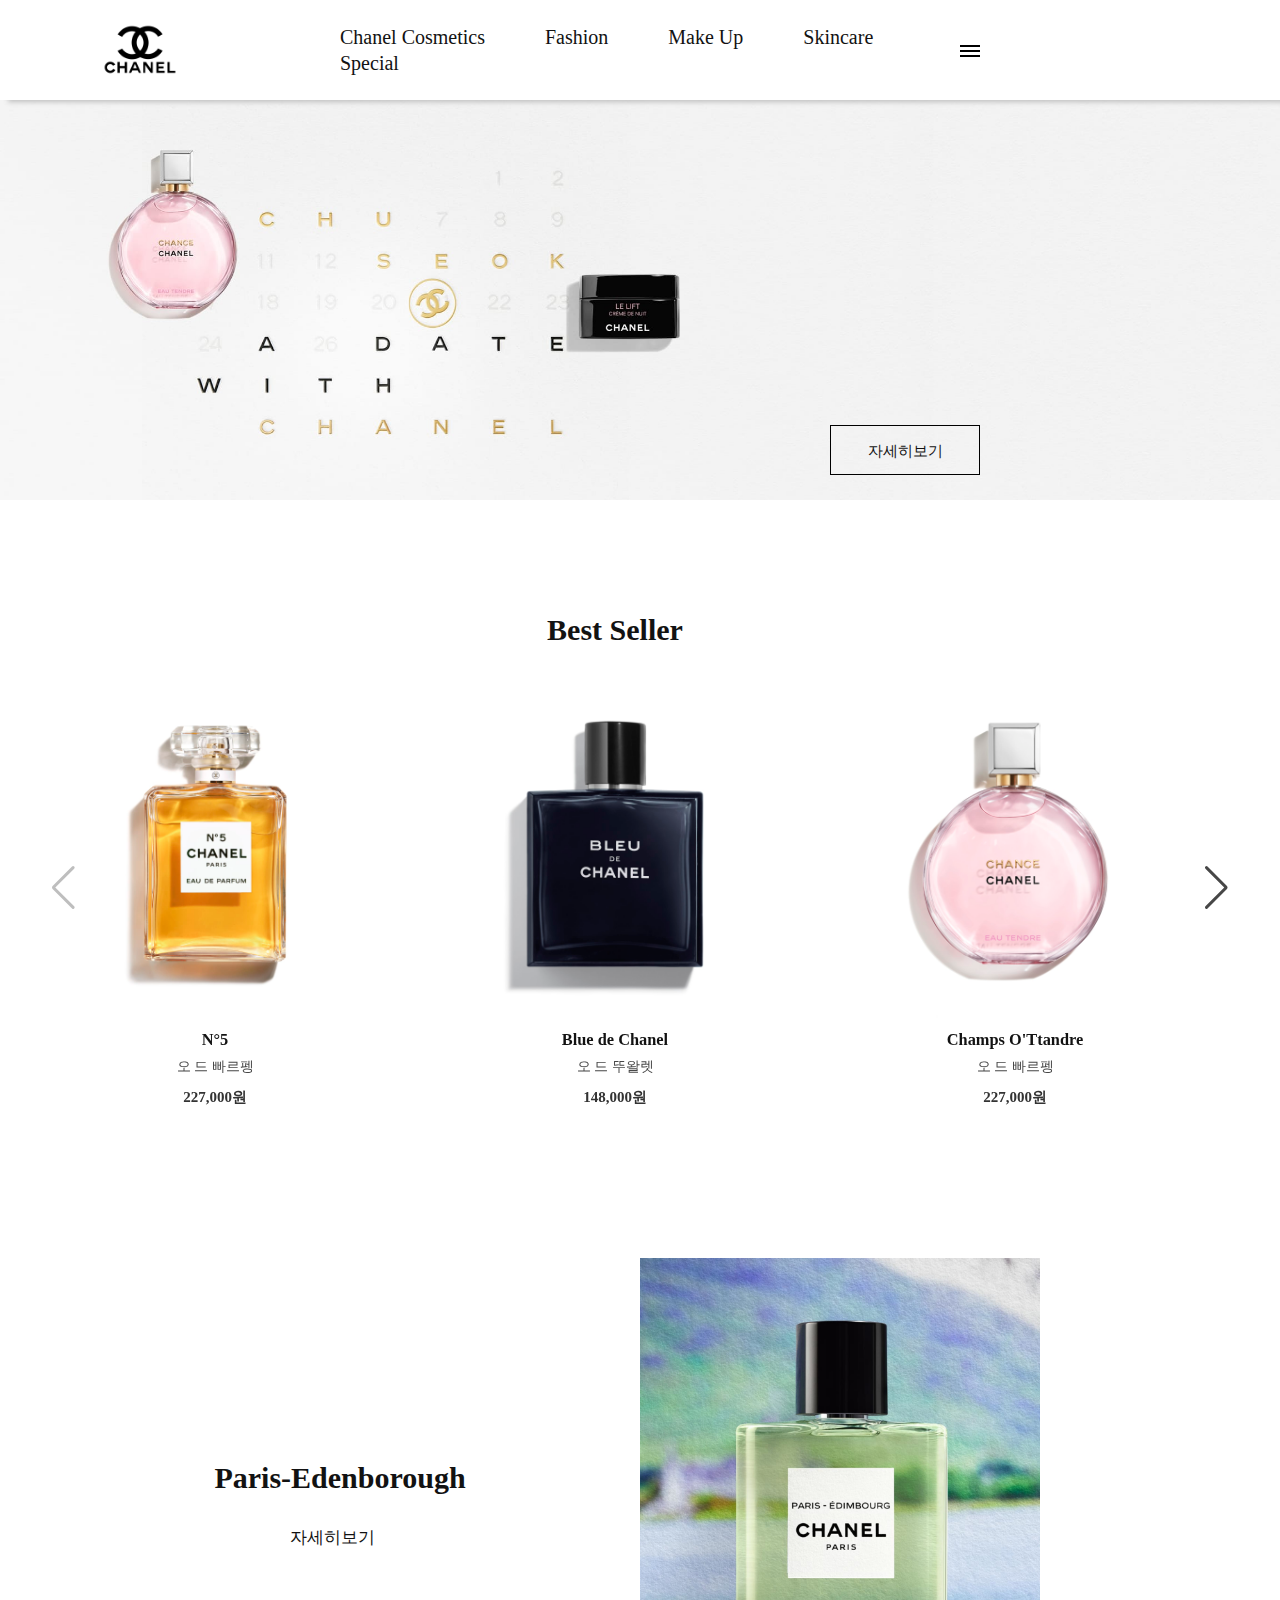
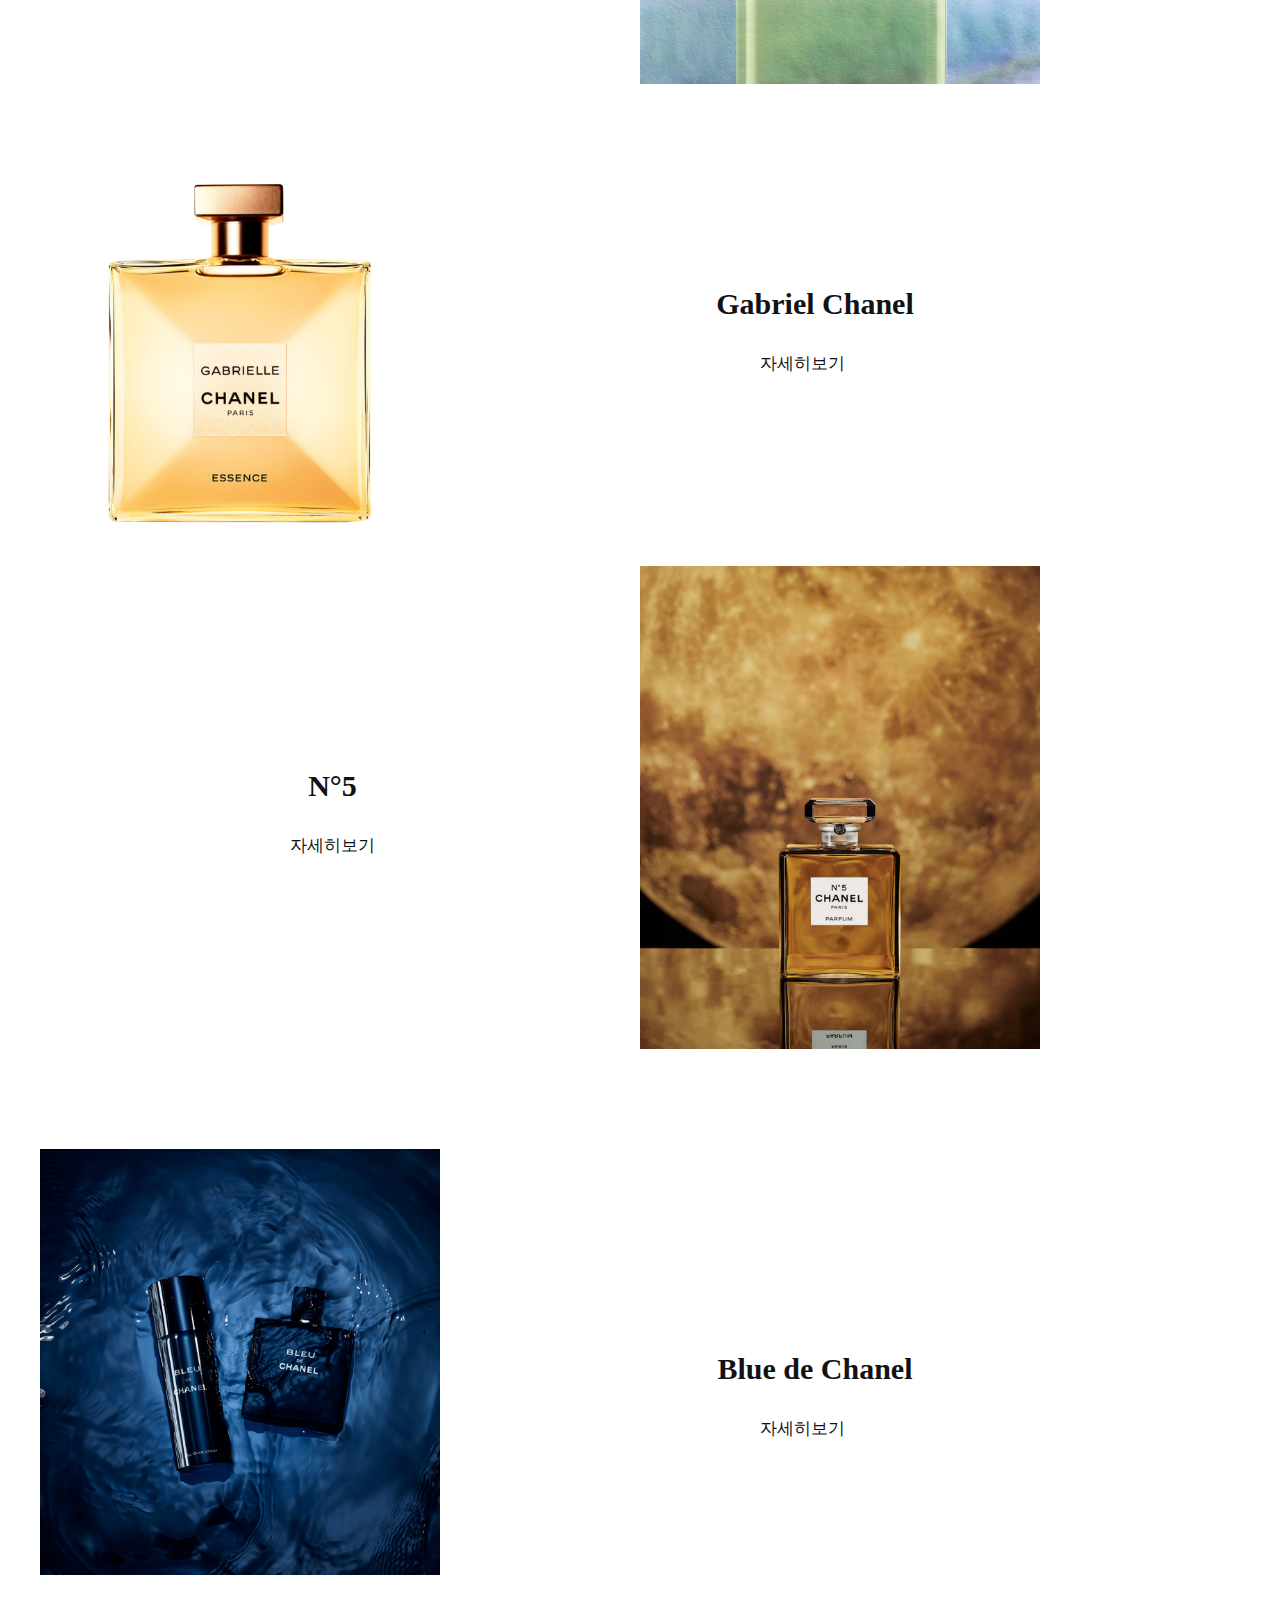
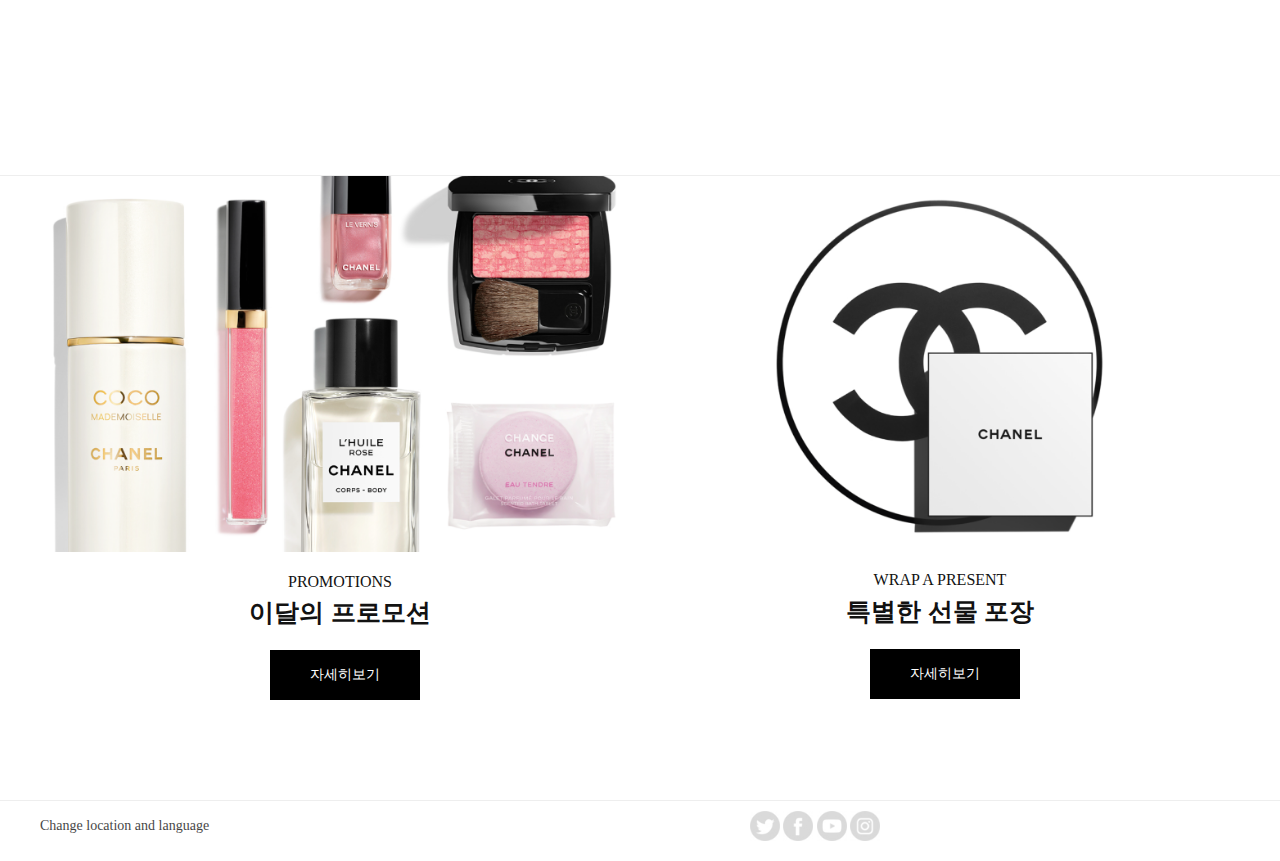
<file: sub.html>
<!DOCTYPE html>
<html lang="en">
<head>
  <meta charset="UTF-8">
  <meta http-equiv="X-UA-Compatible" content="IE=edge">
  <meta name="viewport" content="width=device-width, initial-scale=1.0">
  <title>샤넬 서브페이지</title>
  <link href="css/font.css" rel="stylesheet">
  <link rel="stylesheet" href="css/reset.css">
  <link rel="stylesheet" href="css/substyle.css">
  <link rel="stylesheet" href="css/swiper.css">

  <script src="js/html5shiv.min.js"></script>
  <script src="js/jquery-3.2.1.min.js"></script>
  <script src="https://unpkg.com/swiper/swiper-bundle.min.js"></script>

</head>
<body>
  <div id="wrap">
    <header>
      <div class="inner">
      <h1><a href="#"><img src="img/cont5_bg.jpg" alt="로고이미지"></a></h1>
      <nav>
      <ul class="clear">
        <li><a href="#">Chanel Cosmetics</a></li>
        <li><a href="#">Fashion</a></li>
        <li><a href="#">Make Up</a></li>
        <li><a href="#">Skincare</a></li>
        <li><a href="#">Special</a></li>
        </ul>
      </nav>
      <div class="nav_span">
        <a href="#"><span>메뉴열기</span><span></span><span></span></a></div><!--nav_span-->
    </div><!--inner-->
    </header>

    <div id="content">

      <div id="sect1">
          <div class="banner">
            <a href="#"><img src="img/sub_banner1.jpg"></a>
            <a href="#" class="on"><span class="see">자세히보기</span></a>
          </div><!--banner-->
      </div><!--sect1-->

      <aside id="aside">

      <section id="sect2">
        <div class="inner">
        <div id="cont2">
          <h2>Best Seller</h2>
            <div class="perfume">
  
          <div class="swiper mySwiper03">
            <div class="swiper-wrapper">
              <div class="swiper-slide">
                <ul class="clear">
                  <li><a href="#"><img src="img/c_n5.jpg">
                    <h3>N°5</h3>
                    <p class="p1">오 드 빠르펭</p>
                    <p class="p2">227,000원</p></a></li>
                  <li><a href="#"><img src="img/c_bleu.jpg">
                    <h3>Blue de Chanel</h3>
                    <p class="p1">오 드 뚜왈렛</p>
                    <p class="p2">148,000원</p></a></li>
                  <li><a href="#"><img src="img/c_chance.jpg">
                    <h3>Champs O'Ttandre</h3>
                    <p class="p1">오 드 빠르펭</p>
                    <p class="p2">227,000원</p></a></li>
                </ul>
              </div>
              <div class="swiper-slide">
                <ul class="clear">
                  <li><a href="#"><img src="img/c_gabrielle.jpg">
                    <h3>Gabriel Chanel</h3>
                    <p class="p1">에센스 오 드 빠르펭</p>
                    <p class="p2">239,000원</p></a></li>
                  <li><a href="#"><img src="img/c_paris.jpg">
                    <h3>Paris-Edenborough</h3>
                    <p class="p1">레 조 드 샤넬 - 오 드 뚜왈렛</p>
                    <p class="p2">195,000원</p></a></li>
                  <li><a href="#"><img src="img/c_coco.jpg">
                    <h3>Coco Mademoiselle</h3>
                    <p class="p1">오 드 빠르펭 엥땅스</p>
                    <p class="p2">109,000원</p></a></li></a></li>
                </ul>
              </div>
            </div>
      
            <div class="swiper-button-next"></div>
            <div class="swiper-button-prev"></div>
          </div>
        </div><!--perfume-->
      </div><!--cont2-->
    </div><!--inner-->
      </section><!--sect2-->

      <section id="sect3">
        <div class="inner">
          <ul class="cont3 clear">
            <li><a href="#">
              <p>Paris-Edenborough</p>
              <span>자세히보기</span></a>
            </li>
            <li><a href="#"><img src="img/sb_cont1.jpg"></a></li>
          </ul>
        </div><!--inner-->
      </section><!--sect3-->

      <section id="sect4">
        <div class="inner">
          <ul class="cont4 clear">
            <li><a href="#"><img src="img/sb_cont2_1.jpg"></a></li>
            <li><a href="#">
              <p>Gabriel Chanel</p>
              <span>자세히보기</span></a>
            </li>
          </ul>
        </div><!--inner-->
      </section><!--sect4-->

      <section id="sect5">
        <div class="inner">
          <ul class="cont5 clear">
            <li><a href="#">
              <p>N°5 &nbsp;</p>
              <span>자세히보기</span></a>
            </li>
            <li><a href="#"><img src="img/sb_cont3.jpg"></a></li>
          </ul>
        </div><!--inner-->
      </section><!--sect5-->

      <section id="sect6">
        <div class="inner">
          <ul class="cont6 clear">
            <li><a href="#"><img src="img/sb_cont4.jpg"></a></li>
            <li><a href="#">
              <p>Blue de Chanel</p>
              <span>자세히보기</span></a>
            </li>
          </ul>
        </div><!--inner-->
      </section><!--sect6-->

      <section id="sect7">
        <div class="inner">
          
          <div class="cont7_wrap">
          <ul class="cont7 clear">
            <li>
              <a href="#"><img src="img/sb_cont71.png">
              <p class="cont7p1">PROMOTIONS</p>
              <p class="cont7p2">이달의 프로모션</p>
              <span class="cont7s">자세히보기</span></a></li>
            <li>
              <a href="#"><img src="img/sb_cont72.png">
              <p class="cont7p1">WRAP A PRESENT</p> 
              <p class="cont7p2">특별한 선물 포장</p>
              <span class="cont7s">자세히보기</span></a></li>
          </ul>
        </div><!--cont7_wrap-->

        </div>
        <!--inner-->
      </section><!--sect7-->
    </div><!--#content-->

    <footer>
      <div class="ft">
      <p>Change location and language</p>
      <div class="sns">
        <ul class="clear">
          <li><a href="#"><img src="img/f-icon1.jpg"></a></li>
          <li><a href="#"><img src="img/f-icon2.jpg"></a></li>
          <li><a href="#"><img src="img/f-icon3.jpg"></a></li>
          <li><a href="#"><img src="img/f-icon4.jpg"></a></li>
        </ul>
      </div><!--sns-->
    </div><!--ft-->
    </footer>



    </aside><!--aside-->
  </div><!--wrap-->

  <script src="js/sb_script.js"></script>
</body>
</html>
</file>
<file: css/font.css>
@charset "utf-8";
/* CSS Document */

@font-face {
  font-family: 'NotoSans';
  font-style: normal;
  font-weight: 100;
  src: local('Noto Sans KR Thin'), local('Noto Sans KR-Thin'), local('NotoSansKR Thin');
  src: url(font/NotoSansKR-Thin.woff2) format('woff2'),
       url(font/NotoSansKR-Thin.woff) format('woff'),
       url(font/NotoSansKR-Thin.otf) format('opentype');
}

@font-face {
  font-family: 'NotoSans';
  font-style: normal;
  font-weight: 300;
  src: local('Noto Sans KR Light'), local('Noto Sans KR-Light'), local('NotoSansKR Light');
  src: url(font/NotoSansKR-Light.woff2) format('woff2'),
       url(font/NotoSansKR-Light.woff) format('woff'),
       url(font/NotoSansKR-Light.otf) format('opentype');
}

@font-face {
  font-family: 'NotoSans';
  font-style: normal;
  font-weight: 400;
  src: local('Noto Sans KR Regular'), local('Noto Sans KR-Regular'), local('NotoSansKR Regular');
  src: url(font/NotoSansKR-Regular.woff2) format('woff2'),
       url(font/NotoSansKR-Regular.woff) format('woff'),
       url(font/NotoSansKR-Regular.otf) format('opentype');
}

@font-face {
  font-family: 'NotoSans';
  font-style: normal;
  font-weight: 500;
  src: local('Noto Sans KR Medium'), local('Noto Sans KR-Medium'), local('NotoSansKR Medium');
  src: url(font/NotoSansKR-Medium.woff2) format('woff2'),
       url(font/NotoSansKR-Medium.woff) format('woff'),
       url(font/NotoSansKR-Medium.otf) format('opentype');
}

@font-face {
  font-family: 'NotoSans';
  font-style: normal;
  font-weight: 700;
  src: local('Noto Sans KR Bold'), local('Noto Sans KR-Bold'), local('NotoSansKR Bold');
  src: url(font/NotoSansKR-Bold.woff2) format('woff2'),
       url(font/NotoSansKR-Bold.woff) format('woff'),
       url(font/NotoSansKR-Bold.otf) format('opentype');
}

@font-face {
  font-family: 'NotoSans';
  font-style: normal;
  font-weight: 900;
  src: local('Noto Sans KR Black'), local('Noto Sans KR-Black'), local('NotoSansKR Black');
  src: url(font/NotoSansKR-Black.woff2) format('woff2'),
       url(font/NotoSansKR-Black.woff) format('woff'),
       url(font/NotoSansKR-Black.otf) format('opentype');
}
</file>
<file: css/substyle.css>
@charset "utf-8";

header{
  position: relative;
  height: 100px; background-color: #fff;
  box-shadow:10px 0px 5px 2px rgb(191, 191, 191);  
  padding: 0 20px;}

.inner{ width: 1200px; margin: 0 auto;}
  
header h1{
  margin-left: 50px;
   width: 100px; height: 100px;}
/* header h1 img{ width: 100%;} */

nav{ }
nav ul{position: absolute; top: 50%; left: 50%;
transform: translate(-50%,-50%);}

nav ul li{ float: left; margin-right: 20px; }

nav ul li:last-child{ margin-right: 0;}

nav ul li:hover a{
 font-weight: 700;}
nav ul li a{
  display: block;
  padding: 0 20px; 
  font-size: 20px;}

.nav_span{ position: absolute; top: 45px; right: 300px; } 
.nav_span a{
  font-size: 0;
  display: block; width: 20px; height: 2px;
  background-color: #000;
}
.nav_span a span{
  display: block; width: 20px; height: 2px;
  background-color: #000; margin-bottom: 3px;}

.banner .on{ position: absolute; top: 50%; right: 300px;
  transform: translateY(-50%); 
  display: block;
  text-align: center; line-height: 50px; 
  width: 150px; height: 50px;
  font-size: 15px;
border: 1px solid #000;
transition: all 0.5s;}

.banner .on:hover{
  transform: translateY(-10px);
}
.see{ transition: all 0.3s;}
.see:hover{
  border-bottom: 1px solid #000; }

  /* #sect2{ 
    width: 1200px;
     margin: 0 auto;} */

  /* #aside{ margin-left: 50px;} */
  
  #sect2{ margin-bottom: 150px;}
  #cont2 h2{
    margin-right: 50px;
    font-size: 30px;
    margin-bottom: 20px;
    padding-top: 110px; 
    text-align: center; }
  
  .perfume li{
   width: calc(100% / 3);
    float: left;}
  
  .perfume li img { width: 350px;}
  
  .swiper-slide h3{
    margin-right: 50px;
    text-align: center;
    margin-top: 10px;
    margin-bottom: 8px; }
  
  .p1{ margin-right: 50px; 
  font-size: 14px; color: #474747;
  margin-bottom: 12px;
  text-align: center;}
  .p2{    margin-right: 50px; 
  font-size: 15px; 
  font-weight: 700; color: #333; 
  text-align: center;}


  .cont3 li, .cont4 li, .cont5 li, .cont6 li, .cont7 li
  {float: left;
  width: calc(100% / 2);}
  
  .cont3 li p, .cont5 li p{ 
  font-size: 30px; font-weight: 700;
  text-align: center;
  margin-top: 200px;
  margin-bottom: 30px;}

.cont3 li span, .cont5 li span{
  font-size: 17px;
  text-align: center;
  margin-left: 250px;
  transition: all 0.5s; }

.cont3 li span:hover, .cont4 li span:hover, .cont5 li span:hover, .cont6 li span:hover{ 
  border-bottom: 1px solid #000;
  color: palevioletred; }

.cont3 li img, .cont4 li img, .cont5 li img, .cont6 li img{ width: 400px;}

.cont4 li p, .cont6 li p{
  font-size: 30px; font-weight: 700;
  text-align: center;
  margin-top: 200px;
  margin-bottom: 30px;
  margin-right: 250px;
}
.cont4 li span, .cont6 li span{
  font-size: 17px;
  text-align: center;
  transition: all 0.5s; 
  margin-left: 120px;
}

#sect5{ margin-bottom: 100px;}
#sect6{ margin-bottom: 200px;}
#sect7{ 
  margin-bottom: 100px;
  /* border-bottom: 1px solid #eee; */
    border-top: 1px solid #eee;
}

.cont7_wrap{
 
}

/* 
.cont7 li a{ border-bottom: 1px solid #eee;}  */
.cont7 li img{
   /* border-bottom: 1px solid #eee; */
  }

.cont7p1{ 
text-align: center; font-size: 16px;
margin-top: 20px; margin-bottom: 5px;}
.cont7p2{ 
text-align: center;
font-size: 25px; font-weight: 700;
margin-bottom: 20px;}
.cont7s{
  margin-left: 230px;
  width: 150px; height: 50px; line-height: 50px;
  display: block; background-color: #000;
  color: #fff; text-align: center;
  transition: all 0.5s;
}

.cont7s:hover{
  transform: translateY(-10px);
  border: 1px solid #000; color: #000;
background-color: #fff;
}

footer{
  border-top: 1px solid #eee;
  padding: 10px 0;
  /* margin-left: 50px;  */
  position: relative;
  margin-top: 20px;
}
.ft{
  width: 1200px;
  margin: 0 auto;
}

footer p{
 line-height: 30px;
/* margin-left: 100px; */
 opacity: 0.8;
margin-bottom: 10px;}

 .sns{position: absolute; top: 10px; right: 400px;}
 .sns ul li{
display: inline-block;
width: 30px; height: 30px;
opacity: 0.5;}

.sns ul li a{ display: block;}
.sns ul li a img{ width: 100%;}
</file>
